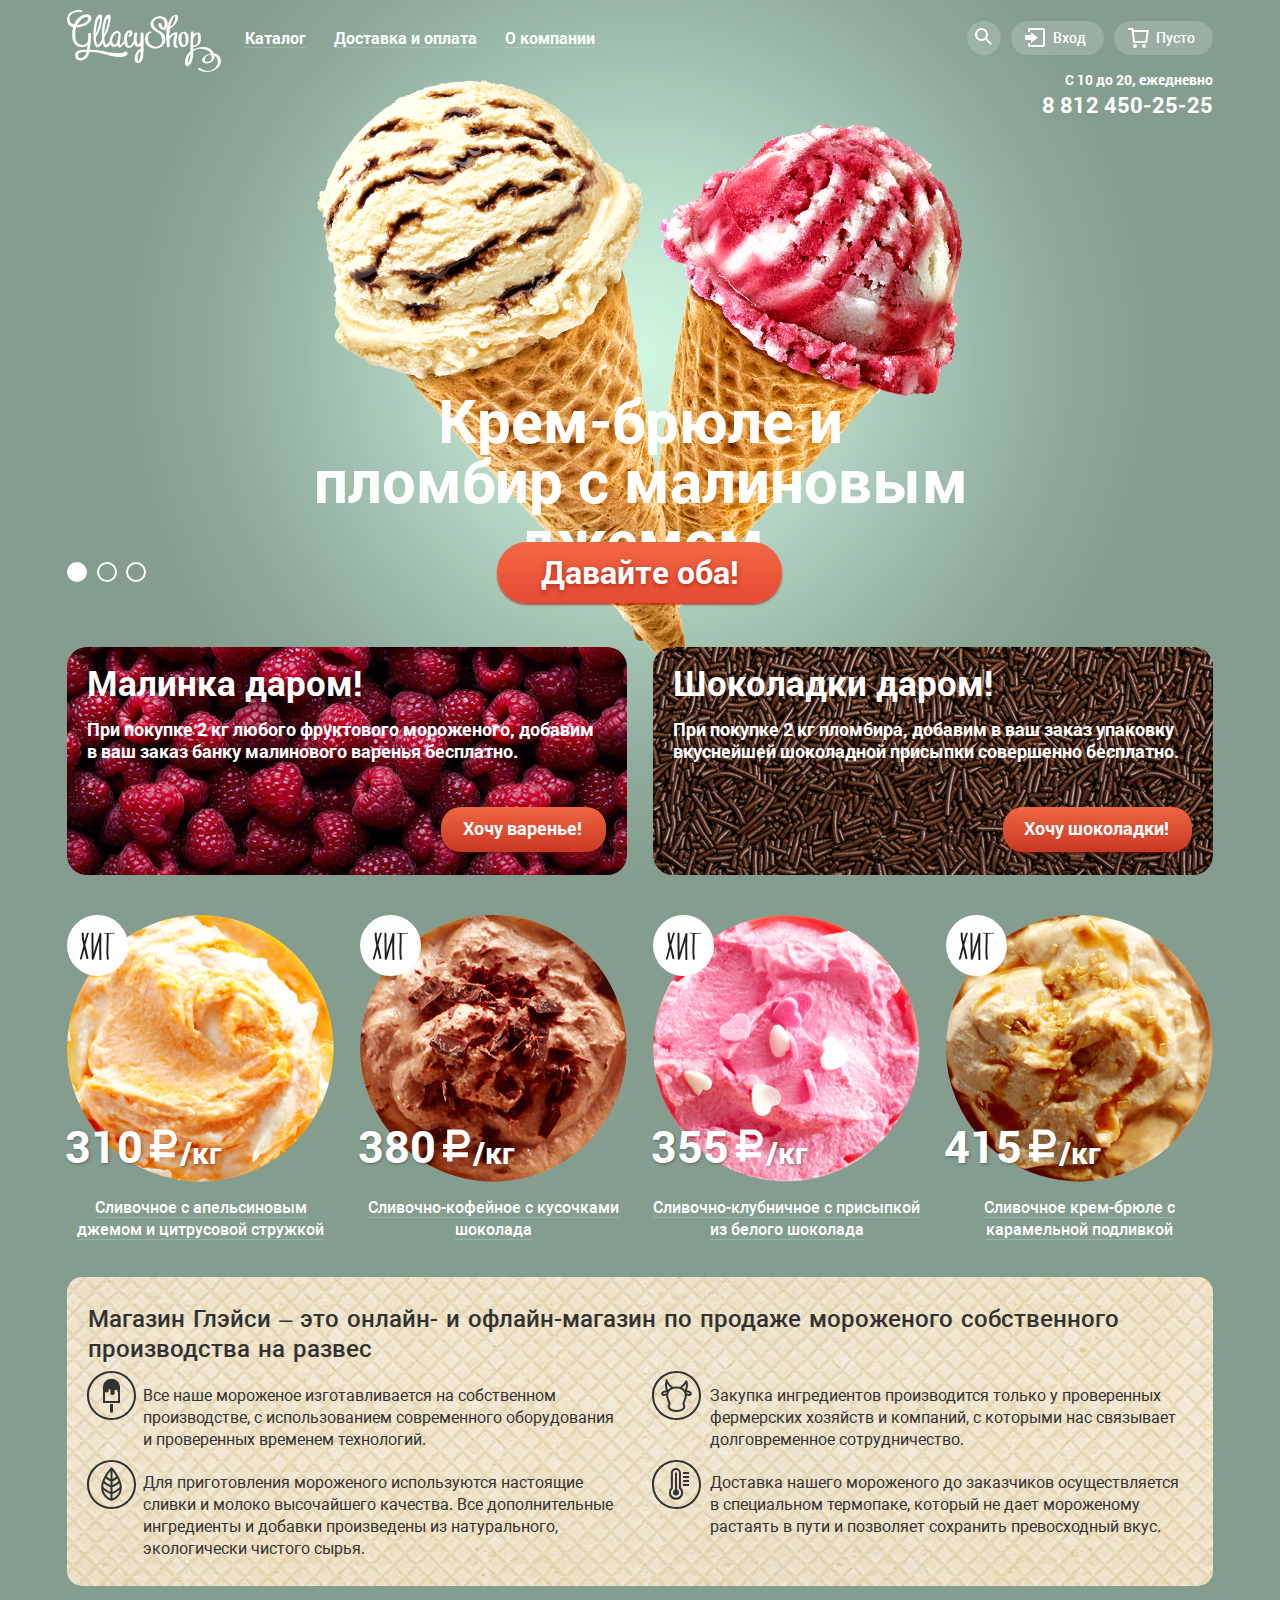
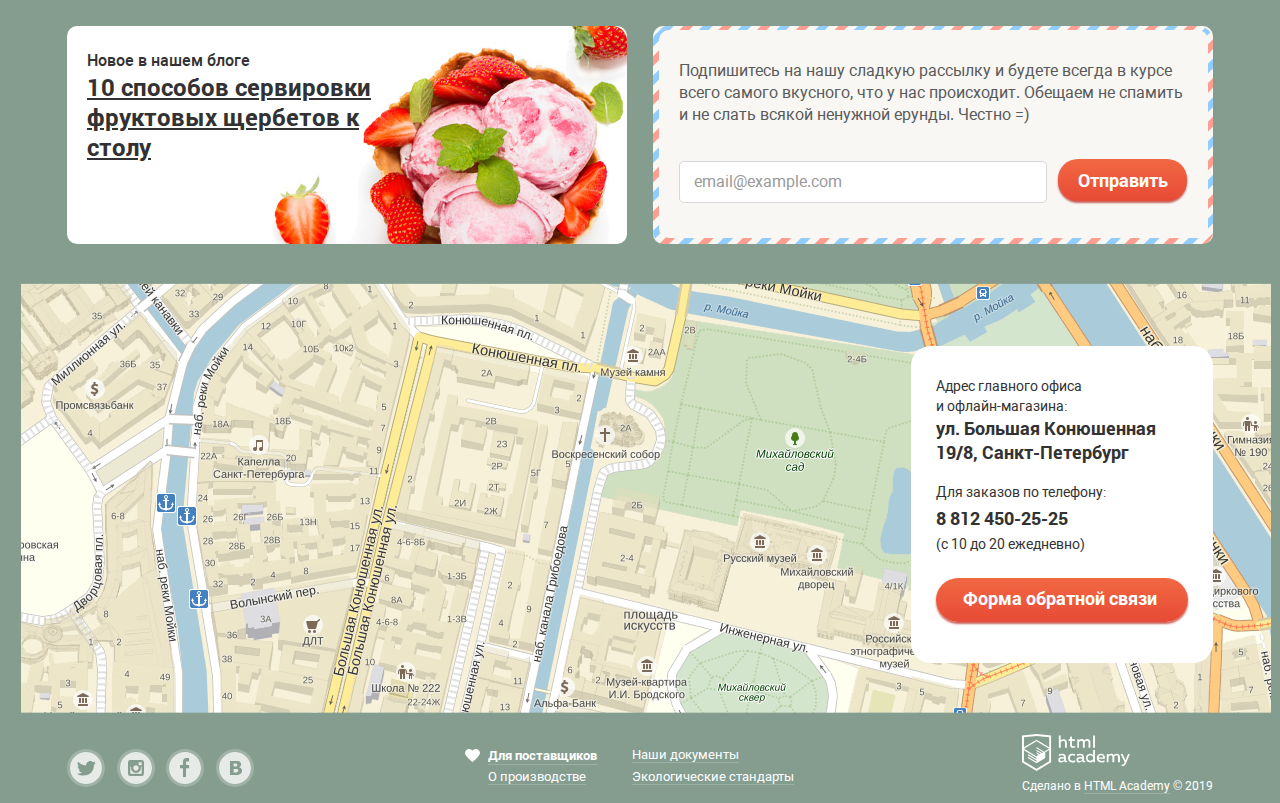
<file: index.html>
<!DOCTYPE html>
<html lang="ru">
  <head>
    <meta charset="utf-8">
    <title>Глейси</title>
    <link href="css/normalize.css" rel="stylesheet">
    <link href="css/style.min.css" rel="stylesheet">
  </head>

  <body>
    <header class="container">
      <div class="container-inner">
        <div class="container-inner-part">
          <a href="" class="logo-glaccy">
            <img src="img/logo.svg" width="154" height="64" alt="Логотип магазина Глейси">
          </a>
          <nav>
            <ul class="nav-list-container">
              <li class="nav-item">
                <a href="catalog.html" class="nav-link catalog">Каталог</a>
                <ul class="submenu">
                  <li>
                    <a href="">Новинки</a>
                  </li>
                  <li>
                    <a href="">Сливочное</a>
                  </li>
                  <li>
                    <a href="">Щербеты</a>
                  </li>
                  <li>
                    <a href="">Фруктовый лед</a>
                  </li>
                  <li>
                    <a href="">Мелорин</a>
                  </li>
                </ul>
              </li>
              <li class="nav-item">
                <a href="" class="nav-link">Доставка и оплата</a>
              </li>
              <li class="nav-item">
                <a href="" class="nav-link">О компании</a>
              </li>
            </ul>
          </nav>
        </div>
        <ul class="container-inner-part main-menu-list">
          <li class="main-menu-item">
            <a href="" aria-label="Поиск" class="main-menu-link search">
              <svg xmlns="http://www.w3.org/2000/svg" xmlns:xlink="http://www.w3.org/1999/xlink" width="17"
               height="17" viewBox="0 0 17 17"><path fill="#fff"
                  d="M16.958 15.527L11.75 10.32A6.455 6.455 0 0 0 13 6.5 6.5 6.5 0 1 0 6.5 13a6.465 6.465 0 0 0 3.839-1.263l5.205 5.204 1.414-1.414zM6.5 11C4.019 11 2 8.981 2 6.5S4.019 2 6.5 2 11 4.019 11 6.5 8.981 11 6.5 11z"/></svg>
            </a>
            <form action="https://echo.htmlacademy.ru" method="get" class="modal-search">
              <input type="search" name="search" id="search" placeholder="Что ищем?" aria-label="Поиск" class="input-search input-hover">
              <label for="search" class="visually-hidden">Поиск</label>
            </form>
          </li>
          <li class="main-menu-item">
            <a href="" class="main-menu-link enter">
              <svg xmlns="http://www.w3.org/2000/svg" xmlns:xlink="http://www.w3.org/1999/xlink" width="21" height="19" viewBox="0 0 21 19"><g fill="#fff"><path d="M6 14.875L12.917 9.5 6 4.125v2.917H-.042v4.917H6z"/><path d="M18 0H5C3.9 0 3 .9 3 2v2h2V2h13v15H5v-2H3v2c0 1.1.9 2 2 2h13c1.1 0 2-.9 2-2V2c0-1.1-.9-2-2-2z"/></g></svg>Вход
            </a>
            <form action="https://echo.htmlacademy.ru" method="post" class="modal-enter">
              <input type="email" name="email" id="email" pattern="[a-z0-9._%+-]+@[a-z0-9.-]+\.[a-z]{2,}$" placeholder="Электронная почта" class="input-login-password input-hover">
              <label for="email" class="visually-hidden">Электронный адрес</label>
              <input type="password" name="password" id="password" placeholder="Пароль" class="input-login-password input-hover">
              <label for="password" class="visually-hidden">Пароль</label>
              <div class="button-registration-container">
                <button type="submit" class="button-enter button-hover">Войти</button>
                <div class="registration-container">
                  <a href="" class="registration-form">Забыли пароль?</a>
                  <a href="" class="registration-form">Новая регистрация</a>
                </div>
              </div>
            </form>
          </li>
          <li class="main-menu-item">
            <a href="" class="main-menu-link">
              <svg xmlns="http://www.w3.org/2000/svg" width="21" height="20" viewBox="0 0 21 20"><g fill="#FFF"><path
                  d="M5.657 2.031L5.422 0H0v2h3.64l1.5 13h13.988l1.699-12.969H5.657zM17.372 13H6.922L5.888 4.031h12.66L17.372 13z"/><circle cx="6.984" cy="18" r="2"/><circle cx="15.984" cy="18" r="2"/></g></svg>
            Пусто
            </a>
          </li>
        </ul>
      </div>
    </header>

    <main>
      <div class="container contact-container">
        <p class="work-time">С 10 до 20, ежедневно</p>
        <a href="tel:+78124502525" class="contact-phone">8 812 450-25-25</a>
      </div>
      <h1 class="visually-hidden">Онлайн-магазин по продаже мороженого Глейсси-шоп</h1>
      <section class="container slider">
        <h2 class="visually-hidden">Хороший выбор</h2>
        <ul class="slide-list">
          <li class="slide-item show">
            <img src="img/fotoice1.png" width="1045" height="881" alt="Изображение: Крем-брюле и пломбир с малиновым джемом">
            <p class="slide-show">Крем-брюле и пломбир с малиновым джемом</p>
            <a href="" class="button-both button-hover">Давайте оба!</a>
          </li>
          <li class="slide-item">
            <img src="img/fotoice2.png" width="1045" height="881" alt="Изображение: Шоколадный пломбир и лимонный сорбет">
            <p class="slide-show">Шоколадный пломбир и лимонный сорбет</p>
            <a href="" class="button-both button-hover">Давайте оба!</a>
          </li>
          <li class="slide-item">
            <img src="img/fotoice3.png" width="1045" height="881" alt="Изображение: Пломбир с помадкой и клубничный щербет">
            <p class="slide-show">Пломбир с помадкой и клубничный щербет</p>
            <a href="" class="button-both button-hover">Давайте оба!</a>
          </li>
        </ul>
        <div class="slider-controls">
          <input type="radio" id="btn-1" name="btn" checked>
          <input type="radio" id="btn-2" name="btn">
          <input type="radio" id="btn-3" name="btn">
          <label for="btn-1"></label>
          <label for="btn-2"></label>
          <label for="btn-3"></label>
        </div>
      </section>

      <div class="container free-inner">
        <section class="free raspberry">
          <h2>Малинка даром!</h2>
          <p>При покупке 2 кг любого фруктового мороженого, добавим в ваш заказ банку малинового варенья бесплатно.</p>
          <a href="" class="button-hover want-jam">Хочу варенье!</a>
        </section>
        <section class="free chocolate">
          <h2>Шоколадки даром!</h2>
          <p>При покупке 2 кг пломбира, добавим в ваш заказ упаковку вкуснейшей шоколадной присыпки совершенно бесплатно.</p>
          <a href="" class="button-hover want-chocolate">Хочу шоколадки!</a>
        </section>
      </div>

      <section class="container">
        <h2 class="visually-hidden">Популярные товары</h2>
        <ul class="item-list-container">
          <li class="item">
            <svg class="hit" xmlns="http://www.w3.org/2000/svg" width="61" height="61" viewBox="0 0 61 61">
              <circle fill="#FFF" cx="30.5" cy="30.5" r="30.5"/>
              <g fill="#231F20">
                <path
                    d="M19.985 18.27c-.915 2.683-1.718 5.384-2.472 8.094-.543-2.863-.921-5.756-.958-8.715-.005-.431-1.939-.11-1.932.518.052 4.243.8 8.354 1.747 12.432-1.196 4.58-2.311 9.18-3.579 13.771-.109.394 1.771.138 1.904-.344.902-3.265 1.726-6.535 2.556-9.8.805 3.204 1.644 6.407 2.273 9.657.098.508 2.041.045 1.932-.518-.864-4.462-2.12-8.836-3.146-13.247 1.068-4.086 2.202-8.157 3.578-12.191.124-.361-1.737-.145-1.903.343zM34.395 18.798c.049-1.047-1.919-.794-1.963.128-.004.08-.004.159-.008.238-.039.065-.084.128-.101.204-1.004 4.463-2.611 8.729-4.056 13.06-.644 1.93-1.139 3.898-1.666 5.856-.139-6.623-.135-13.237-.165-19.871-.005-1.042-1.965-.769-1.961.134.037 8.337.018 16.641.303 24.971a.644.644 0 0 0-.034.301l.064.445c.123.856 1.959.48 1.944-.317.005-.011.016-.018.021-.029 1.636-4.171 2.478-8.591 3.894-12.838.521-1.558 1.048-3.108 1.561-4.662-.071 5.987.058 11.969.211 17.961.026 1.012 1.58.771 1.91.065l.056-.119c.112-.239.088-.423-.015-.558-.211-8.333-.389-16.635.005-24.969zM47.32 17.66c-3.158.38-6.312.227-9.478.048-.491-.028-2.24.851-1.221.908 1.093.062 2.182.109 3.271.145-.093.081-.161.167-.157.265.295 8.408-1.054 17.239.191 25.564.063.424 2.01.005 1.932-.518-1.229-8.229.069-16.951-.185-25.27 1.776.012 3.551-.052 5.33-.266.857-.102 1.669-1.039.317-.876z"/>
              </g>
            </svg>
            <img class="item-image" src="img/product1.png" width="267" height="267"
                alt="Изображение: Сливочное с апельсиновым джемом и цитрусовой стружкой">
            <div class="price">
              <p>310</p>
              <svg class="ruble" xmlns="http://www.w3.org/2000/svg" width="31" height="36" viewBox="0 0 31 36"><path fill="#FFF" d="M11 21h7.451c5.247 0 9.5-4.253 9.5-9.5S23.698 2 18.451 2H6v14H2v5h4v3H2v5h4v4h5v-4h15v-5H11v-3zm0-14h7.451v-.03a4.53 4.53 0 0 1 0 9.06V16H11V7z"/></svg>
              <p>
                <span>/кг</span>
              </p>
            </div>
            <a href="" class="description-ice">Сливочное с апельсиновым джемом и цитрусовой стружкой</a>
            <div class="item-hover">
              <button type="button" class="button-view button-hover">Быстрый просмотр</button>
            </div>
          </li>
          <li class="item">
            <svg class="hit" xmlns="http://www.w3.org/2000/svg" width="61" height="61" viewBox="0 0 61 61">
              <circle fill="#FFF" cx="30.5" cy="30.5" r="30.5"/>
              <g fill="#231F20">
                <path
                    d="M19.985 18.27c-.915 2.683-1.718 5.384-2.472 8.094-.543-2.863-.921-5.756-.958-8.715-.005-.431-1.939-.11-1.932.518.052 4.243.8 8.354 1.747 12.432-1.196 4.58-2.311 9.18-3.579 13.771-.109.394 1.771.138 1.904-.344.902-3.265 1.726-6.535 2.556-9.8.805 3.204 1.644 6.407 2.273 9.657.098.508 2.041.045 1.932-.518-.864-4.462-2.12-8.836-3.146-13.247 1.068-4.086 2.202-8.157 3.578-12.191.124-.361-1.737-.145-1.903.343zM34.395 18.798c.049-1.047-1.919-.794-1.963.128-.004.08-.004.159-.008.238-.039.065-.084.128-.101.204-1.004 4.463-2.611 8.729-4.056 13.06-.644 1.93-1.139 3.898-1.666 5.856-.139-6.623-.135-13.237-.165-19.871-.005-1.042-1.965-.769-1.961.134.037 8.337.018 16.641.303 24.971a.644.644 0 0 0-.034.301l.064.445c.123.856 1.959.48 1.944-.317.005-.011.016-.018.021-.029 1.636-4.171 2.478-8.591 3.894-12.838.521-1.558 1.048-3.108 1.561-4.662-.071 5.987.058 11.969.211 17.961.026 1.012 1.58.771 1.91.065l.056-.119c.112-.239.088-.423-.015-.558-.211-8.333-.389-16.635.005-24.969zM47.32 17.66c-3.158.38-6.312.227-9.478.048-.491-.028-2.24.851-1.221.908 1.093.062 2.182.109 3.271.145-.093.081-.161.167-.157.265.295 8.408-1.054 17.239.191 25.564.063.424 2.01.005 1.932-.518-1.229-8.229.069-16.951-.185-25.27 1.776.012 3.551-.052 5.33-.266.857-.102 1.669-1.039.317-.876z"/>
              </g>
            </svg>
            <img class="item-image" src="img/product2.png" width="267" height="267"
                alt="Изображение: Сливочно-кофейное с кусочками шоколада">
            <div class="price">
              <p>380</p>
              <svg class="ruble" xmlns="http://www.w3.org/2000/svg" width="31" height="36" viewBox="0 0 31 36"><path fill="#FFF" d="M11 21h7.451c5.247 0 9.5-4.253 9.5-9.5S23.698 2 18.451 2H6v14H2v5h4v3H2v5h4v4h5v-4h15v-5H11v-3zm0-14h7.451v-.03a4.53 4.53 0 0 1 0 9.06V16H11V7z"/></svg>
              <p><span>/кг</span></p>
            </div>
            <a href="" class="description-ice">Сливочно-кофейное с кусочками шоколада</a>
            <div class="item-hover">
              <button type="button" class="button-view button-hover">Быстрый просмотр</button>
            </div>
          </li>
          <li class="item">
            <svg class="hit" xmlns="http://www.w3.org/2000/svg" width="61" height="61" viewBox="0 0 61 61">
              <circle fill="#FFF" cx="30.5" cy="30.5" r="30.5"/>
              <g fill="#231F20">
                <path
                    d="M19.985 18.27c-.915 2.683-1.718 5.384-2.472 8.094-.543-2.863-.921-5.756-.958-8.715-.005-.431-1.939-.11-1.932.518.052 4.243.8 8.354 1.747 12.432-1.196 4.58-2.311 9.18-3.579 13.771-.109.394 1.771.138 1.904-.344.902-3.265 1.726-6.535 2.556-9.8.805 3.204 1.644 6.407 2.273 9.657.098.508 2.041.045 1.932-.518-.864-4.462-2.12-8.836-3.146-13.247 1.068-4.086 2.202-8.157 3.578-12.191.124-.361-1.737-.145-1.903.343zM34.395 18.798c.049-1.047-1.919-.794-1.963.128-.004.08-.004.159-.008.238-.039.065-.084.128-.101.204-1.004 4.463-2.611 8.729-4.056 13.06-.644 1.93-1.139 3.898-1.666 5.856-.139-6.623-.135-13.237-.165-19.871-.005-1.042-1.965-.769-1.961.134.037 8.337.018 16.641.303 24.971a.644.644 0 0 0-.034.301l.064.445c.123.856 1.959.48 1.944-.317.005-.011.016-.018.021-.029 1.636-4.171 2.478-8.591 3.894-12.838.521-1.558 1.048-3.108 1.561-4.662-.071 5.987.058 11.969.211 17.961.026 1.012 1.58.771 1.91.065l.056-.119c.112-.239.088-.423-.015-.558-.211-8.333-.389-16.635.005-24.969zM47.32 17.66c-3.158.38-6.312.227-9.478.048-.491-.028-2.24.851-1.221.908 1.093.062 2.182.109 3.271.145-.093.081-.161.167-.157.265.295 8.408-1.054 17.239.191 25.564.063.424 2.01.005 1.932-.518-1.229-8.229.069-16.951-.185-25.27 1.776.012 3.551-.052 5.33-.266.857-.102 1.669-1.039.317-.876z"/>
              </g>
            </svg>
            <img class="item-image" src="img/product3.png" width="267" height="267"
                alt="Изображение: Сливочно-клубничное с присыпкой из белого шоколада">
            <div class="price">
              <p>355</p>
              <svg class="ruble" xmlns="http://www.w3.org/2000/svg" width="31" height="36" viewBox="0 0 31 36"><path fill="#FFF" d="M11 21h7.451c5.247 0 9.5-4.253 9.5-9.5S23.698 2 18.451 2H6v14H2v5h4v3H2v5h4v4h5v-4h15v-5H11v-3zm0-14h7.451v-.03a4.53 4.53 0 0 1 0 9.06V16H11V7z"/></svg>
              <p><span>/кг</span></p>
            </div>
            <a href="" class="description-ice">Сливочно-клубничное с присыпкой из белого шоколада</a>
            <div class="item-hover">
              <button type="button" class="button-view button-hover">Быстрый просмотр</button>
            </div>
          </li>
          <li class="item">
            <svg class="hit" xmlns="http://www.w3.org/2000/svg" width="61" height="61" viewBox="0 0 61 61">
              <circle fill="#FFF" cx="30.5" cy="30.5" r="30.5"/>
              <g fill="#231F20">
                <path
                    d="M19.985 18.27c-.915 2.683-1.718 5.384-2.472 8.094-.543-2.863-.921-5.756-.958-8.715-.005-.431-1.939-.11-1.932.518.052 4.243.8 8.354 1.747 12.432-1.196 4.58-2.311 9.18-3.579 13.771-.109.394 1.771.138 1.904-.344.902-3.265 1.726-6.535 2.556-9.8.805 3.204 1.644 6.407 2.273 9.657.098.508 2.041.045 1.932-.518-.864-4.462-2.12-8.836-3.146-13.247 1.068-4.086 2.202-8.157 3.578-12.191.124-.361-1.737-.145-1.903.343zM34.395 18.798c.049-1.047-1.919-.794-1.963.128-.004.08-.004.159-.008.238-.039.065-.084.128-.101.204-1.004 4.463-2.611 8.729-4.056 13.06-.644 1.93-1.139 3.898-1.666 5.856-.139-6.623-.135-13.237-.165-19.871-.005-1.042-1.965-.769-1.961.134.037 8.337.018 16.641.303 24.971a.644.644 0 0 0-.034.301l.064.445c.123.856 1.959.48 1.944-.317.005-.011.016-.018.021-.029 1.636-4.171 2.478-8.591 3.894-12.838.521-1.558 1.048-3.108 1.561-4.662-.071 5.987.058 11.969.211 17.961.026 1.012 1.58.771 1.91.065l.056-.119c.112-.239.088-.423-.015-.558-.211-8.333-.389-16.635.005-24.969zM47.32 17.66c-3.158.38-6.312.227-9.478.048-.491-.028-2.24.851-1.221.908 1.093.062 2.182.109 3.271.145-.093.081-.161.167-.157.265.295 8.408-1.054 17.239.191 25.564.063.424 2.01.005 1.932-.518-1.229-8.229.069-16.951-.185-25.27 1.776.012 3.551-.052 5.33-.266.857-.102 1.669-1.039.317-.876z"/>
              </g>
            </svg>
            <img class="item-image" src="img/product4.png" width="267" height="267"
                alt="Изображение: Сливочное крем-брюле с карамельной подливкой">
            <div class="price">
              <p>415</p>
              <svg class="ruble" xmlns="http://www.w3.org/2000/svg" width="31" height="36" viewBox="0 0 31 36"><path fill="#FFF" d="M11 21h7.451c5.247 0 9.5-4.253 9.5-9.5S23.698 2 18.451 2H6v14H2v5h4v3H2v5h4v4h5v-4h15v-5H11v-3zm0-14h7.451v-.03a4.53 4.53 0 0 1 0 9.06V16H11V7z"/></svg>
              <p><span>/кг</span></p>
            </div>
            <a href="" class="description-ice">Сливочное крем-брюле с карамельной подливкой</a>
            <div class="item-hover">
              <button type="button" class="button-view button-hover">Быстрый просмотр</button>
            </div>
          </li>
        </ul>
      </section>

      <section class="container">
        <div class="advantages-inner">
          <h2 class="market-glaccy">Магазин Глэйси – это онлайн- и офлайн-магазин по продаже мороженого
            собственного производства на развес</h2>
          <ul class="advantages-container">
            <li>
              <p class="icon-ice">
                Все наше мороженое изготавливается на собственном производстве, с
                использованием современного оборудования и проверенных временем технологий.
              </p>
            </li>
            <li>
              <p class="icon-cow">
                Закупка ингредиентов производится только у проверенных фермерских хозяйств
                и компаний, с которыми нас связывает долговременное сотрудничество.
              </p>
            </li>
            <li>
              <p class="icon-eco">
                Для приготовления мороженого используются настоящие сливки и молоко
                высочайшего качества. Все дополнительные ингредиенты и добавки произведены
                из натурального, экологически чистого сырья.
              </p>
            </li>
            <li>
              <p class="icon-thermometer">
                Доставка нашего мороженого до заказчиков осуществляется в специальном
                термопаке, который не дает мороженому растаять в пути и позволяет сохранить
                превосходный вкус.
              </p>
            </li>
          </ul>
        </div>
      </section>

      <div class="container blog-subscribe-inner">
        <section class="new-blog">
          <h2>Новое в нашем блоге</h2>
          <a href="">
            <p>10 способов сервировки фруктовых щербетов к столу</p>
          </a>
        </section>
        <section class="subscribe">
          <h2 class="visually-hidden">Подписка на новости</h2>
          <form action="https://echo.htmlacademy.ru" method="post" class="substrate">
            <p class="subscription-text">
              Подпишитесь на нашу сладкую рассылку и будете всегда в курсе всего самого
              вкусного, что у нас происходит. Обещаем не спамить и не слать всякой ненужной
              ерунды. Честно =)
            </p>
            <label for="email-for-news" class="visually-hidden">Электронный адрес для подписки</label>
            <input type="email" name="email-for-news" id="email-for-news"
                  pattern="[a-z0-9._%+-]+@[a-z0-9.-]+\.[a-z]{2,}$" placeholder="email@example.com"
                  class="input-email input-hover">
            <button type="submit" class="send button-hover">Отправить</button>
          </form>
        </section>
      </div>

      <section class="map">
        <h2 class="visually-hidden">Яндекс-карта</h2>
        <iframe
            src="https://www.google.com/maps/embed?pb=!1m18!1m12!1m3!1d1998.606054595127!2d30.324066638000453!3d59.938678861383345!2m3!1f0!2f0!3f0!3m2!1i1024!2i768!4f13.1!3m3!1m2!1s0x4696310fca145cc1%3A0x42b32648d8238007!2z0JHQvtC70YzRiNCw0Y8g0JrQvtC90Y7RiNC10L3QvdCw0Y8g0YPQuy4sIDE5LzgsINCh0LDQvdC60YIt0J_QtdGC0LXRgNCx0YPRgNCzLCDQoNC-0YHRgdC40Y8sIDE5MTE4Ng!5e0!3m2!1sru!2sfi!4v1572782020883!5m2!1sru!2sfi"
            style="border:0;" allowfullscreen=""></iframe>
        <div class="contact-inner">
          <div class="form-contact">
            <p class="address-name">Адрес главного офиса и офлайн-магазина:</p>
            <p class="address-market">
              ул. Большая Конюшенная 19/8, Санкт-Петербург
            </p>
            <p class="form-contact-orders-phrase">Для заказов по телефону:</p>
            <p class="contact-phone-form">
              <a href="tel:+78124502525">
                8 812 450-25-25
              </a>
            </p>
            <p class="form-contact-timetable-phrase">(с 10 до 20 ежедневно)</p>
            <a href="" class="button-feedback button-hover">Форма обратной связи</a>
          </div>
        </div>
      </section>

    </main>

    <footer class="container">
      <div class="footer-contain">
        <ul class="social">
          <li>
            <a href="https://twitter.com/" aria-label="Глейси в Твиттере" class="twitter"></a>
          </li>
          <li>
            <a href="https://www.instagram.com/" aria-label="Глейси в Инстаграм" class="instagram"></a>
          </li>
          <li>
            <a href="https://www.facebook.com/" aria-label="Глейси в Фейсбук" class="fb"></a>
          </li>
          <li>
            <a href="https://vk.com/" aria-label="Глейси во Вконтакте" class="vk"></a>
          </li>
        </ul>

        <ul class="common-container">
          <li class="for-providers">
            <svg xmlns="http://www.w3.org/2000/svg" width="15" height="13" viewBox="0 0 15 13">
              <path fill="#FFF"
                    d="M10.799 0c-1.35 0-2.551.65-3.3 1.661A4.097 4.097 0 0 0 4.199 0C1.875 0 0 1.806 0 4.044 0 7.223 7.499 13 7.499 13s7.499-5.777 7.499-8.956C14.998 1.806 13.123 0 10.799 0z"/>
            </svg>
            <a href="">Для поставщиков</a>
          </li>
          <li>
            <a href="">Наши документы</a>
          </li>
          <li>
            <a href="">О производстве</a>
          </li>
          <li>
            <a href="">Экологические стандарты</a>
          </li>
        </ul>
        <div class="copyright-container">
          <img src="img/logo-htmlacademy.svg" width="108" height="39" alt="Логотип студии разработки сайта">
          <p class="copyright">Сделано в
            <a href="https://htmlacademy.ru/intensive/htmlcss">HTML Academy</a> © 2019
          </p>
        </div>
      </div>
    </footer>

    <form action="https://echo.htmlacademy.ru" method="post" class="modal-feedback">
      <p class="modal-title">Мы обязательно вам ответим!</p>
      <button type="button" class="modal-close">
        <svg xmlns="http://www.w3.org/2000/svg" width="18" height="17" viewBox="0 0 18 17">
          <path fill="#231F20"
                d="M17.454 1.46L16.04.046 9 7.086 1.96.046.546 1.46l7.04 7.04-7.04 7.04 1.414 1.414L9 9.914l7.04 7.04 1.414-1.414-7.04-7.04z"/>
        </svg>
      </button>
      <input type="text" name="name" id="name" placeholder="Как вас зовут?"
             class="feedback-input input-hover">
      <input type="email" name="email-for-answer" id="email-for-answer"
             pattern="[a-z0-9._%+-]+@[a-z0-9.-]+\.[a-z]{2,}$" placeholder="Ваша почта для ответа?"
             class="feedback-input input-hover">
      <textarea name="textarea" id="textarea-field" cols="20" rows="10"
                placeholder="Напишите что-нибудь..." class="feedback-text input-hover"></textarea>
      <button type="submit" class="feedback-submit button-hover">Отправить</button>
    </form>

    <script src="js/main.min.js"></script>
  </body>
</html>
</file>
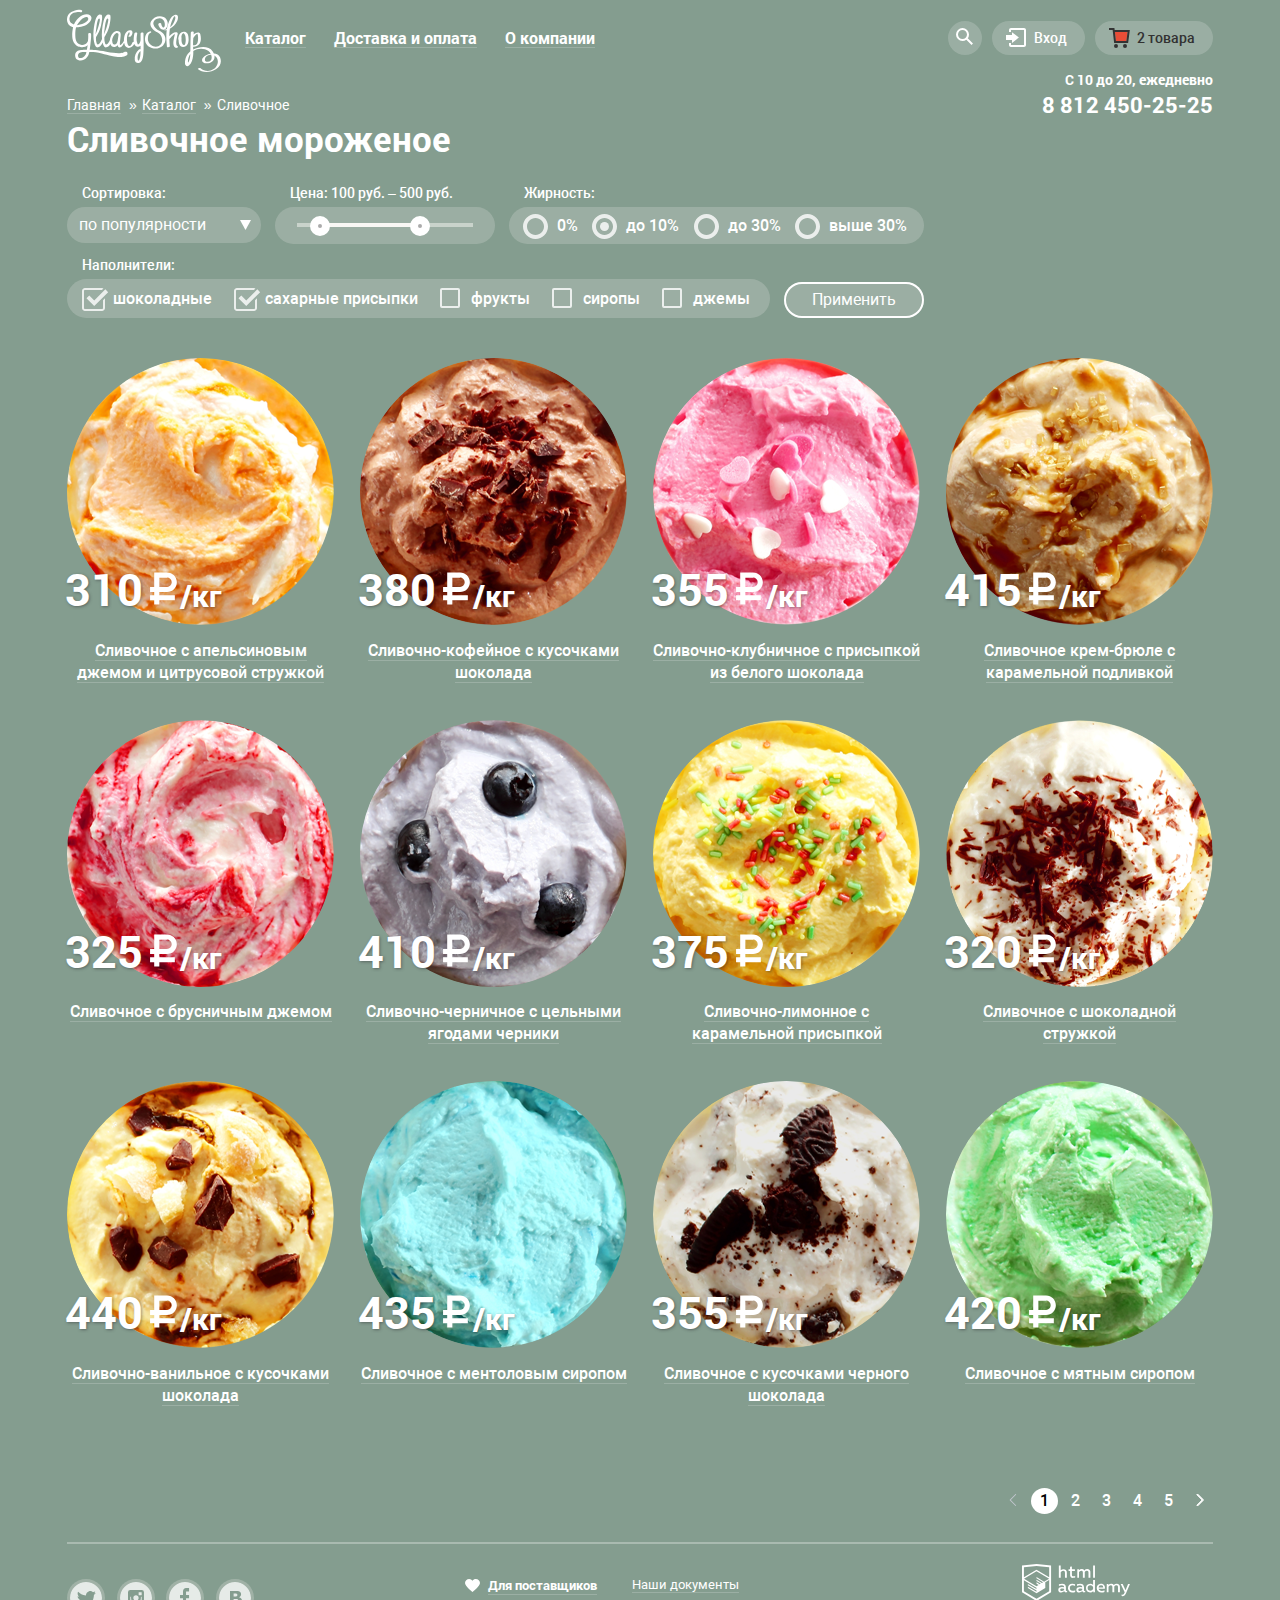
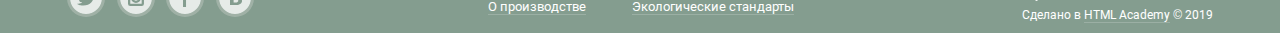
<file: catalog.html>
<!DOCTYPE html>
<html lang="ru">
  <head>
    <meta charset="utf-8">
    <title>Глейси</title>
    <link href="css/normalize.css" rel="stylesheet">
    <link href="css/style.min.css" rel="stylesheet">
  </head>
  <body>
    <header class="container">
      <div class="container-inner">
        <div class="container-inner-part">
          <a href="index.html" class="logo-glaccy">
            <img src="img/logo.svg" width="154" height="64" alt="Логотип магазина Глейси">
          </a>
          <nav>
            <ul class="nav-list-container">
              <li class="nav-item">
                <a href="catalog.html" class="nav-link catalog-current">Каталог</a>
                <ul class="submenu">
                  <li>
                    <a href="">Новинки</a>
                  </li>
                  <li class="current">
                    <a href="">Сливочное</a>
                  </li>
                  <li>
                    <a href="">Щербеты</a>
                  </li>
                  <li>
                    <a href="">Фруктовый лед</a>
                  </li>
                  <li>
                    <a href="">Мелорин</a>
                  </li>
                </ul>
              </li>
              <li class="nav-item">
                <a href="" class="nav-link">Доставка и оплата</a>
              </li>
              <li class="nav-item">
                <a href="" class="nav-link">О компании</a>
              </li>
            </ul>
          </nav>
        </div>
        <ul class="container-inner-part main-menu-list">
          <li class="main-menu-item">
            <a href="" aria-label="Поиск" class="main-menu-link search">
              <svg xmlns="http://www.w3.org/2000/svg" xmlns:xlink="http://www.w3.org/1999/xlink" width="17"
                  height="17" viewBox="0 0 17 17">
                <path fill="#fff"
                      d="M16.958 15.527L11.75 10.32A6.455 6.455 0 0 0 13 6.5 6.5 6.5 0 1 0 6.5 13a6.465 6.465 0 0 0 3.839-1.263l5.205 5.204 1.414-1.414zM6.5 11C4.019 11 2 8.981 2 6.5S4.019 2 6.5 2 11 4.019 11 6.5 8.981 11 6.5 11z"/>
              </svg>
            </a>
            <form action="https://echo.htmlacademy.ru" method="get" class="modal-search">
              <input type="search" name="search" id="search" placeholder="Что ищем?" aria-label="Поиск"
                    class="input-search input-hover">
              <label for="search" class="visually-hidden">Поиск</label>
            </form>
          </li>
          <li class="main-menu-item">
            <a href="" class="main-menu-link enter">
              <svg xmlns="http://www.w3.org/2000/svg" xmlns:xlink="http://www.w3.org/1999/xlink" width="21"
                  height="19" viewBox="0 0 21 19">
                <g fill="#fff">
                  <path d="M6 14.875L12.917 9.5 6 4.125v2.917H-.042v4.917H6z"/>
                  <path d="M18 0H5C3.9 0 3 .9 3 2v2h2V2h13v15H5v-2H3v2c0 1.1.9 2 2 2h13c1.1 0 2-.9 2-2V2c0-1.1-.9-2-2-2z"/>
                </g>
              </svg>
              Вход
            </a>
            <form action="https://echo.htmlacademy.ru" method="post" class="modal-enter">
              <input type="email" name="email" id="email" pattern="[a-z0-9._%+-]+@[a-z0-9.-]+\.[a-z]{2,}$"
                    placeholder="Электронная почта" class="input-login-password input-hover">
              <label for="email" class="visually-hidden">Электронный адрес</label>
              <input type="password" name="password" id="password" placeholder="Пароль"
                    class="input-login-password input-hover">
              <label for="password" class="visually-hidden">Пароль</label>
              <div class="button-registration-container">
                <button type="submit" class="button-enter button-hover">Войти</button>
                <div class="registration-container">
                  <a href="" class="registration-form">Забыли пароль?</a>
                  <a href="" class="registration-form">Новая регистрация</a>
                </div>
              </div>
            </form>
          </li>
          <li class="main-menu-item">
            <a href="" class="main-menu-link basket-full">
              <svg xmlns="http://www.w3.org/2000/svg" width="21" height="20" viewBox="0 0 21 20">
                <path fill="#E84D37" d="M5.888 4.031L6.922 13h10.45l1.176-8.969z"/>
                <circle fill="#343434" cx="6.984" cy="18" r="2"/>
                <circle fill="#343434" cx="15.984" cy="18" r="2"/>
                <path fill="#343434"
                      d="M5.657 2.031L5.422 0H0v2h3.64l1.5 13h13.988l1.699-12.969H5.657zM17.372 13H6.922L5.888 4.031h12.66L17.372 13z"/>
              </svg>
              2 товара
            </a>
            <form action="https://echo.htmlacademy.ru" method="get" class="modal-basket modal-basket-hover">
              <div class="basket-items-container">
                <div class="basket-items">
                  <button type="button" aria-label="Удалить товар" class="button-delete">
                    <svg xmlns="http://www.w3.org/2000/svg" width="11" height="11" viewBox="0 0 11 11">
                      <path fill="#231F20"
                            d="M10.979.728l-.708-.707L5.5 4.792.729.021.021.728 4.793 5.5.021 10.271l.707.708L5.5 6.207l4.771 4.772.708-.708L6.207 5.5z"/>
                    </svg>
                  </button>
                  <img src="img/product1.png" width="33" height="33"
                      alt="Иконка пломбира с апельсиновым джемом" class="basket-item-image">
                  <a href="" class="basket-item-name">Пломбир с апельсиновым джемом</a>
                  <p class="basket-item-count">1,5 кг х <span>200 руб.</span></p>
                  <p class="basket-item-sum">300 руб.</p>
                </div>
                <div class="basket-items">
                  <button type="button" aria-label="Удалить товар" class="button-delete">
                    <svg xmlns="http://www.w3.org/2000/svg" width="11" height="11" viewBox="0 0 11 11">
                      <path fill="#231F20"
                            d="M10.979.728l-.708-.707L5.5 4.792.729.021.021.728 4.793 5.5.021 10.271l.707.708L5.5 6.207l4.771 4.772.708-.708L6.207 5.5z"/>
                    </svg>
                  </button>
                  <img src="img/product3.png" width="33" height="33"
                      alt="Иконка клубничного пломбира с присыпкой" class="basket-item-image">
                  <a href="" class="basket-item-name">Клубничный пломбир с присыпкой из белого шоколада</a>
                  <p class="basket-item-count">1,5 кг х <span>300 руб.</span></p>
                  <p class="basket-item-sum">450 руб.</p>
                </div>
                <div class="separator"></div>
                <p class="sum">Итого: 750 руб.</p>
                <button type="submit" class="button-basket button-hover">Оформить заказ</button>
              </div>
            </form>
          </li>
        </ul>
      </div>
    </header>

    <main>
      <div class="container contact-container">
        <p class="work-time">С 10 до 20, ежедневно</p>
        <a href="tel:+78124502525" class="contact-phone">8 812 450-25-25</a>
      </div>
      <ul class="breadcrumbs container">
        <li>
          <a href="index.html">Главная</a>
        </li>
        <li>
          <a href="catalog.html">Каталог</a>
        </li>
        <li>
          <a href="">Сливочное</a>
        </li>
      </ul>

      <section class="container filter">
        <h1 class="page-title">Сливочное мороженое</h1>
        <form action="https://echo.htmlacademy.ru" method="get" class="filter-inner">
          <fieldset>
            <legend>Сортировка:</legend>
            <div class="sort-container">
              <svg xmlns="http://www.w3.org/2000/svg" width="11" height="10" viewBox="0 0 11 10">
                <path fill="#231F20" d="M5.5 10L0 0h11"/>
              </svg>
              <select name="sort" id="sort" class="sort">
                <option>по популярности</option>
                <option>сначала недорогие</option>
                <option>сначала дорогие</option>
                <option>по жирности</option>
              </select>
            </div>
          </fieldset>
          <fieldset>
            <legend>Цена: 100 руб. – 500 руб.</legend>
            <div class="background-options range-controls">
              <div class="scale">
                <div class="bar" style="margin-left: 10%; width: 55%"></div>
              </div>
              <div class="toggle toggle-min"></div>
              <div class="toggle toggle-max"></div>
            </div>
          </fieldset>
          <fieldset>
            <legend>Жирность:</legend>
            <div class="background-options fat-content">
              <input type="radio" name="radio" id="fat-free" value="0%">
              <label for="fat-free">0%</label>
              <input type="radio" name="radio" id="less10" value="до 10%" checked>
              <label for="less10">до 10%</label>
              <input type="radio" name="radio" id="less30" value="до 30%">
              <label for="less30">до 30%</label>
              <input type="radio" name="radio" id="more30" value="выше 30%">
              <label for="more30">выше 30%</label>
            </div>
          </fieldset>
          <fieldset>
            <legend>Наполнители:</legend>
            <div class="background-options extenders">
              <input type="checkbox" name="chocolate" id="chocolate" value="chocolate" checked>
              <label for="chocolate">шоколадные</label>
              <input type="checkbox" name="sugar" id="sugar" value="sugar" checked>
              <label for="sugar">сахарные присыпки</label>
              <input type="checkbox" name="fruits" id="fruits" value="fruits">
              <label for="fruits">фрукты</label>
              <input type="checkbox" name="syrups" id="syrups" value="syrups">
              <label for="syrups">сиропы</label>
              <input type="checkbox" name="jam" id="jam" value="jam">
              <label for="jam">джемы</label>
            </div>
          </fieldset>
          <button type="submit" class="background-options apply">Применить</button>
        </form>
      </section>

      <section class="container">
        <h2 class="visually-hidden">Сливочное мороженое в ассортименте</h2>
        <ul class="item-list-container">
          <li class="item">
            <img class="item-image" src="img/product1.png" width="267" height="267"
                alt="Изображение: Сливочное с апельсиновым джемом и цитрусовой стружкой">
            <div class="price">
              <p>310</p>
              <svg class="ruble" xmlns="http://www.w3.org/2000/svg" width="31" height="36" viewBox="0 0 31 36"><path fill="#FFF" d="M11 21h7.451c5.247 0 9.5-4.253 9.5-9.5S23.698 2 18.451 2H6v14H2v5h4v3H2v5h4v4h5v-4h15v-5H11v-3zm0-14h7.451v-.03a4.53 4.53 0 0 1 0 9.06V16H11V7z"/></svg>
              <p>
                <span>/кг</span>
              </p>
            </div>
            <a href="" class="description-ice">Сливочное с апельсиновым джемом и цитрусовой стружкой</a>
            <div class="item-hover">
              <button type="button" class="button-view button-hover">Быстрый просмотр</button>
            </div>
          </li>
          <li class="item">
            <img class="item-image" src="img/product2.png" width="267" height="267"
                alt="Изображение: Сливочно-кофейное с кусочками шоколада">
            <div class="price">
              <p>380</p>
              <svg class="ruble" xmlns="http://www.w3.org/2000/svg" width="31" height="36" viewBox="0 0 31 36"><path fill="#FFF" d="M11 21h7.451c5.247 0 9.5-4.253 9.5-9.5S23.698 2 18.451 2H6v14H2v5h4v3H2v5h4v4h5v-4h15v-5H11v-3zm0-14h7.451v-.03a4.53 4.53 0 0 1 0 9.06V16H11V7z"/></svg>
              <p>
                <span>/кг</span>
              </p>
            </div>
            <a href="" class="description-ice">Сливочно-кофейное с кусочками шоколада</a>
            <div class="item-hover">
              <button type="button" class="button-view button-hover">Быстрый просмотр</button>
            </div>
          </li>
          <li class="item">
            <img class="item-image" src="img/product3.png" width="267" height="267"
                alt="Изображение: Сливочно-клубничное с присыпкой из белого шоколада">
            <div class="price">
              <p>355</p>
              <svg class="ruble" xmlns="http://www.w3.org/2000/svg" width="31" height="36" viewBox="0 0 31 36"><path fill="#FFF" d="M11 21h7.451c5.247 0 9.5-4.253 9.5-9.5S23.698 2 18.451 2H6v14H2v5h4v3H2v5h4v4h5v-4h15v-5H11v-3zm0-14h7.451v-.03a4.53 4.53 0 0 1 0 9.06V16H11V7z"/></svg>
              <p>
                <span>/кг</span>
              </p>
            </div>
            <a href="" class="description-ice">Сливочно-клубничное с присыпкой из белого шоколада</a>
            <div class="item-hover">
              <button type="button" class="button-view button-hover">Быстрый просмотр</button>
            </div>
          </li>
          <li class="item">
            <img class="item-image" src="img/product4.png" width="267" height="267"
                alt="Изображение: Сливочное крем-брюле с карамельной подливкой">
            <div class="price">
              <p>415</p>
              <svg class="ruble" xmlns="http://www.w3.org/2000/svg" width="31" height="36" viewBox="0 0 31 36"><path fill="#FFF" d="M11 21h7.451c5.247 0 9.5-4.253 9.5-9.5S23.698 2 18.451 2H6v14H2v5h4v3H2v5h4v4h5v-4h15v-5H11v-3zm0-14h7.451v-.03a4.53 4.53 0 0 1 0 9.06V16H11V7z"/></svg>
              <p>
                <span>/кг</span>
              </p>
            </div>
            <a href="" class="description-ice">Сливочное крем-брюле с карамельной подливкой</a>
            <div class="item-hover">
              <button type="button" class="button-view button-hover">Быстрый просмотр</button>
            </div>
          </li>
          <li class="item">
            <img class="item-image" src="img/product5.png" width="267" height="267"
                alt="Изображение: Сливочное с апельсиновым джемом и цитрусовой стружкой">
            <div class="price">
              <p>325</p>
              <svg class="ruble" xmlns="http://www.w3.org/2000/svg" width="31" height="36" viewBox="0 0 31 36"><path fill="#FFF" d="M11 21h7.451c5.247 0 9.5-4.253 9.5-9.5S23.698 2 18.451 2H6v14H2v5h4v3H2v5h4v4h5v-4h15v-5H11v-3zm0-14h7.451v-.03a4.53 4.53 0 0 1 0 9.06V16H11V7z"/></svg>
              <p>
                <span>/кг</span>
              </p>
            </div>
            <a href="" class="description-ice">Сливочное с брусничным джемом</a>
            <div class="item-hover">
              <button type="button" class="button-view button-hover">Быстрый просмотр</button>
            </div>
          </li>
          <li class="item">
            <img class="item-image" src="img/product6.png" width="267" height="267"
                alt="Изображение: Сливочно-кофейное с кусочками шоколада">
            <div class="price">
              <p>410</p>
              <svg class="ruble" xmlns="http://www.w3.org/2000/svg" width="31" height="36" viewBox="0 0 31 36"><path fill="#FFF" d="M11 21h7.451c5.247 0 9.5-4.253 9.5-9.5S23.698 2 18.451 2H6v14H2v5h4v3H2v5h4v4h5v-4h15v-5H11v-3zm0-14h7.451v-.03a4.53 4.53 0 0 1 0 9.06V16H11V7z"/></svg>
              <p>
                <span>/кг</span>
              </p>
            </div>
            <a href="" class="description-ice">Сливочно-черничное с цельными ягодами черники</a>
            <div class="item-hover">
              <button type="button" class="button-view button-hover">Быстрый просмотр</button>
            </div>
          </li>
          <li class="item">
            <img class="item-image" src="img/product7.png" width="267" height="267"
                alt="Изображение: Сливочно-клубничное с присыпкой из белого шоколада">
            <div class="price">
              <p>375</p>
              <svg class="ruble" xmlns="http://www.w3.org/2000/svg" width="31" height="36" viewBox="0 0 31 36"><path fill="#FFF" d="M11 21h7.451c5.247 0 9.5-4.253 9.5-9.5S23.698 2 18.451 2H6v14H2v5h4v3H2v5h4v4h5v-4h15v-5H11v-3zm0-14h7.451v-.03a4.53 4.53 0 0 1 0 9.06V16H11V7z"/></svg>
              <p>
                <span>/кг</span>
              </p>
            </div>
            <a href="" class="description-ice">Сливочно-лимонное с карамельной присыпкой</a>
            <div class="item-hover">
              <button type="button" class="button-view button-hover">Быстрый просмотр</button>
            </div>
          </li>
          <li class="item">
            <img class="item-image" src="img/product8.png" width="267" height="267"
                alt="Изображение: Сливочное крем-брюле с карамельной подливкой">
            <div class="price">
              <p>320</p>
              <svg class="ruble" xmlns="http://www.w3.org/2000/svg" width="31" height="36" viewBox="0 0 31 36"><path fill="#FFF" d="M11 21h7.451c5.247 0 9.5-4.253 9.5-9.5S23.698 2 18.451 2H6v14H2v5h4v3H2v5h4v4h5v-4h15v-5H11v-3zm0-14h7.451v-.03a4.53 4.53 0 0 1 0 9.06V16H11V7z"/></svg>
              <p>
                <span>/кг</span>
              </p>
            </div>
            <a href="" class="description-ice">Сливочное с шоколадной стружкой</a>
            <div class="item-hover">
              <button type="button" class="button-view button-hover">Быстрый просмотр</button>
            </div>
          </li>
          <li class="item">
            <img class="item-image" src="img/product9.png" width="267" height="267"
                alt="Изображение: Сливочное с апельсиновым джемом и цитрусовой стружкой">
            <div class="price">
              <p>440</p>
              <svg class="ruble" xmlns="http://www.w3.org/2000/svg" width="31" height="36" viewBox="0 0 31 36"><path fill="#FFF" d="M11 21h7.451c5.247 0 9.5-4.253 9.5-9.5S23.698 2 18.451 2H6v14H2v5h4v3H2v5h4v4h5v-4h15v-5H11v-3zm0-14h7.451v-.03a4.53 4.53 0 0 1 0 9.06V16H11V7z"/></svg>
              <p>
                <span>/кг</span>
              </p>
            </div>
            <a href="" class="description-ice">Сливочно-ванильное с кусочками шоколада</a>
            <div class="item-hover">
              <button type="button" class="button-view button-hover">Быстрый просмотр</button>
            </div>
          </li>
          <li class="item">
            <img class="item-image" src="img/product10.png" width="267" height="267"
                alt="Изображение: Сливочно-кофейное с кусочками шоколада">
            <div class="price">
              <p>435</p>
              <svg class="ruble" xmlns="http://www.w3.org/2000/svg" width="31" height="36" viewBox="0 0 31 36"><path fill="#FFF" d="M11 21h7.451c5.247 0 9.5-4.253 9.5-9.5S23.698 2 18.451 2H6v14H2v5h4v3H2v5h4v4h5v-4h15v-5H11v-3zm0-14h7.451v-.03a4.53 4.53 0 0 1 0 9.06V16H11V7z"/></svg>
              <p>
                <span>/кг</span>
              </p>
            </div>
            <a href="" class="description-ice">Сливочноe с ментоловым сиропом</a>
            <div class="item-hover">
              <button type="button" class="button-view button-hover">Быстрый просмотр</button>
            </div>
          </li>
          <li class="item">
            <img class="item-image" src="img/product11.png" width="267" height="267"
                alt="Изображение: Сливочно-клубничное с присыпкой из белого шоколада">
            <div class="price">
              <p>355</p>
              <svg class="ruble" xmlns="http://www.w3.org/2000/svg" width="31" height="36" viewBox="0 0 31 36"><path fill="#FFF" d="M11 21h7.451c5.247 0 9.5-4.253 9.5-9.5S23.698 2 18.451 2H6v14H2v5h4v3H2v5h4v4h5v-4h15v-5H11v-3zm0-14h7.451v-.03a4.53 4.53 0 0 1 0 9.06V16H11V7z"/></svg>
              <p>
                <span>/кг</span>
              </p>
            </div>
            <a href="" class="description-ice">Сливочное с кусочками черного шоколада</a>
            <div class="item-hover">
              <button type="button" class="button-view button-hover">Быстрый просмотр</button>
            </div>
          </li>
          <li class="item">
            <img class="item-image" src="img/product12.png" width="267" height="267"
                alt="Изображение: Сливочное крем-брюле с карамельной подливкой">
            <div class="price">
              <p>420</p>
              <svg class="ruble" xmlns="http://www.w3.org/2000/svg" width="31" height="36" viewBox="0 0 31 36"><path fill="#FFF" d="M11 21h7.451c5.247 0 9.5-4.253 9.5-9.5S23.698 2 18.451 2H6v14H2v5h4v3H2v5h4v4h5v-4h15v-5H11v-3zm0-14h7.451v-.03a4.53 4.53 0 0 1 0 9.06V16H11V7z"/></svg>
              <p>
                <span>/кг</span>
              </p>
            </div>
            <a href="" class="description-ice">Сливочное с мятным сиропом</a>
            <div class="item-hover">
              <button type="button" class="button-view button-hover">Быстрый просмотр</button>
            </div>
          </li>
        </ul>
        <ul class="item-pages">
          <li>
            <a href="">
              <svg xmlns="http://www.w3.org/2000/svg" width="8" height="12" viewBox="0 0 8 12">
                <path fill="#C1C6CE"
                      d="M7.237 5.642L1.73.132c-.2-.197-.52-.197-.717 0s-.198.52 0 .717L6.163 6l-5.15 5.15c-.2.198-.2.52 0 .717.098.1.228.148.357.148.13 0 .26-.05.358-.148l5.51-5.51c.198-.197.198-.517 0-.715z"/>
              </svg>
            </a>
          </li>
          <li class="page-active">
            <a href="">1</a>
          </li>
          <li>
            <a href="">2</a>
          </li>
          <li>
            <a href="">3</a>
          </li>
          <li>
            <a href="">4</a>
          </li>
          <li>
            <a href="">5</a>
          </li>
          <li>
            <a href="">
              <svg xmlns="http://www.w3.org/2000/svg" width="8" height="12" viewBox="0 0 8 12">
                <path fill="#C1C6CE"
                      d="M7.237 5.642L1.73.132c-.2-.197-.52-.197-.717 0s-.198.52 0 .717L6.163 6l-5.15 5.15c-.2.198-.2.52 0 .717.098.1.228.148.357.148.13 0 .26-.05.358-.148l5.51-5.51c.198-.197.198-.517 0-.715z"/>
              </svg>
            </a>
          </li>
        </ul>
      </section>
    </main>

    <footer class="container">
      <div class="separator-footer"></div>
      <div class="footer-contain">
        <ul class="social">
          <li>
            <a href="https://twitter.com/" aria-label="Глейси в Твиттере" class="twitter"></a>
          </li>
          <li>
            <a href="https://www.instagram.com/" aria-label="Глейси в Инстаграм" class="instagram"></a>
          </li>
          <li>
            <a href="https://www.facebook.com/" aria-label="Глейси в Фейсбук" class="fb"></a>
          </li>
          <li>
            <a href="https://vk.com/" aria-label="Глейси во Вконтакте" class="vk"></a>
          </li>
        </ul>

        <ul class="common-container">
          <li class="for-providers">
            <svg xmlns="http://www.w3.org/2000/svg" width="15" height="13" viewBox="0 0 15 13">
              <path fill="#FFF"
                    d="M10.799 0c-1.35 0-2.551.65-3.3 1.661A4.097 4.097 0 0 0 4.199 0C1.875 0 0 1.806 0 4.044 0 7.223 7.499 13 7.499 13s7.499-5.777 7.499-8.956C14.998 1.806 13.123 0 10.799 0z"/>
            </svg>
            <a href="">Для поставщиков</a>
          </li>
          <li>
            <a href="">Наши документы</a>
          </li>
          <li>
            <a href="">О производстве</a>
          </li>
          <li>
            <a href="">Экологические стандарты</a>
          </li>
        </ul>
        <div class="copyright-container">
          <img src="img/logo-htmlacademy.svg" width="108" height="39" alt="Логотип студии разработки сайта">
          <p class="copyright">Сделано в
            <a href="https://htmlacademy.ru/intensive/htmlcss">HTML Academy</a> © 2019
          </p>
        </div>
      </div>
    </footer>
  </body>
</html>
</file>
<file: css/style.min.css>
@font-face{font-family:Roboto;font-style:normal;font-weight:400;src:url(../fonts/roboto.woff2) format("woff2"),url(../fonts/roboto.woff) format("woff")}@font-face{font-family:Roboto;font-style:normal;font-weight:500;src:url(../fonts/robotomedium.woff2) format("woff2"),url(../fonts/robotomedium.woff) format("woff")}@font-face{font-family:Roboto;font-style:normal;font-weight:700;src:url(../fonts/robotobold.woff2) format("woff2"),url(../fonts/robotobold.woff) format("woff")}.visually-hidden{position:absolute;clip:rect(0 0 0 0);width:1px;height:1px;margin:-1px}body{background-color:#849d8f;color:#fff;font-family:Roboto,Arial,sans-serif;text-align:left}.container{width:1146px;margin:0 auto;padding-right:27px;padding-left:27px}.container-inner{display:flex;flex-wrap:wrap;justify-content:space-between;width:1146px;padding-top:9px;padding-bottom:0}.container-inner-part{display:flex;flex-wrap:wrap;justify-content:flex-start;align-items:center;padding:0;margin:0;list-style:none;z-index:3}.nav-item{position:relative;list-style:none;box-sizing:border-box;padding-bottom:10px}.nav-list-container{display:flex;flex-wrap:wrap;justify-content:space-between;list-style:none;padding:0;margin:0;margin-left:10px}.nav-list-container li{margin-right:1px}.nav-link{box-sizing:border-box;font-weight:700;font-size:16px;line-height:18px;display:block;color:#fff;text-decoration:none;border-radius:15px;padding-top:7px;padding-right:13px;padding-bottom:8px;padding-left:14px}.nav-link::after{display:block;content:"";width:calc(100% - 27px);position:absolute;left:14px;height:1px;background-color:rgba(248,248,248,.2)}.nav-link:hover{background-color:#f7f6f3;color:#323232;text-decoration:none}.nav-link:hover .nav-link::after{display:none}.current{background-color:#d07058;text-decoration:none}.submenu{display:none;position:absolute;top:37px;left:-5px;list-style:none;text-decoration:none;box-sizing:border-box;width:143px;box-shadow:0 20px 20px 0 rgba(0,0,0,.4);background-color:#f8f7f4;border-radius:5px;color:#323232;font-size:14px;font-weight:400;line-height:28px;padding-top:10px;padding-bottom:10px;padding-left:0;padding-right:0}.submenu li{margin:0}.submenu li:first-child{font-weight:700}.submenu li:first-child::after{content:"";display:flex;justify-content:space-around;align-items:center;min-width:90px;height:1px;background-color:#323232;padding-left:14px;padding-right:14px;opacity:.2;margin-top:10px;margin:5px 9px 0 6px}.nav-item:hover .catalog{background-color:#f7f6f3;color:#323232}.nav-item:hover .current{background-color:#d07058;color:#323232}.nav-item:hover .submenu{display:block}.submenu a{box-sizing:border-box;text-decoration:none;padding-left:20px;margin:0}.submenu a{color:#323232}.submenu li:hover{background-color:#fbded8}.submenu li:active{background-color:#f6b5a5}.submenu a:active{background-color:#f6b5a5}.main-menu-item{position:relative;padding-bottom:14px;padding-top:4px;z-index:2}.main-menu-item:not(:last-child){margin-right:10px}.main-menu-item:first-child{padding-left:50px}.main-menu-link:not(.search){box-sizing:border-box;text-decoration:none;font-weight:500;font-size:14px;line-height:16px;background-color:rgba(247,246,243,.2);border:1px solid transparent;border-radius:20px;padding-top:8px;padding-bottom:8px;padding-right:17px;padding-left:41px;margin:0;position:relative}.search{display:block;position:relative;box-sizing:border-box;text-decoration:none;font-weight:500;font-size:14px;line-height:16px;background-color:rgba(247,246,243,.2);border:1px solid transparent;border-radius:20px;padding:16px;margin:0}.search svg{position:absolute;top:6px;right:8px}.main-menu-link:not(.search) svg{position:absolute;left:13px;top:6px}.main-menu-link{color:#fff}.main-menu-link:hover{color:#323232;background-color:#f8f7f4;border-color:#f8f7f4}.main-menu-link:hover g,.main-menu-link:hover:not(.basket-full) path{fill:#000}.basket-full{box-sizing:border-box;text-decoration:none;font-size:14px;line-height:16px;color:#323232;background-color:#f8f7f4;border-radius:20px;padding:8px 16px}.basket-full svg{margin-right:5px}.basket-full{color:#323232}.basket-full:hover{color:#323232}.modal-search{display:none;box-sizing:border-box;width:341px;padding:20px 15px;position:absolute;top:40px;right:2px;background-color:#f8f7f4;border-radius:5px;box-shadow:0 20px 20px 0 rgba(0,0,0,.4)}.main-menu-item:hover .search{background-color:#f8f7f4;border-color:#f8f7f4}.main-menu-item:hover path{fill:#000}.main-menu-item:hover .modal-search{display:block}.input-search{box-sizing:border-box;width:311px;height:44px;background-color:#fff;border:solid 1px #d3d3d2;padding:16px 0 15px 15px}.modal-enter{display:none;box-sizing:border-box;width:277px;padding:20px 17px 22px 19px;border-radius:5px;box-shadow:0 20px 20px 0 rgba(0,0,0,.4);background-color:#f8f7f4;position:absolute;top:34px;right:2px;font-size:14px;font-weight:400;line-height:24px;text-align:left;color:#999}.input-login-password{box-sizing:border-box;width:241px;height:44px;border-radius:5px;border:solid 1px #d3d3d2;background-color:#fff;padding:14px 0 14px 15px;margin-bottom:20px}.button-registration-container{display:flex;justify-content:space-between}.registration-container{display:flex;flex-direction:column;align-items:flex-start}.button-enter{width:100px;box-shadow:0 1px 2px 0 rgba(85,8,0,.54);background-image:linear-gradient(to top,#e74a35,#f26843);font-weight:700;font-size:18px;line-height:24px;color:#fff;border-radius:25px;border:none}.registration-form{display:block;color:#323232;font-weight:400;font-size:13px;line-height:15px;text-decoration:none;padding:0;border-bottom:1px solid rgba(50,50,50,.3)}.main-menu-item:hover .enter{background-color:#f8f7f4;border-color:#f8f7f4;color:#000}.main-menu-item:hover g{fill:#000}.main-menu-item:hover .modal-enter{display:block}.modal-basket{box-sizing:border-box;width:540px;padding:20px 16px 20px 15px;border-radius:5px;box-shadow:0 20px 20px 0 rgba(0,0,0,.4);background-color:#f8f7f4;position:absolute;top:34px;right:1px;color:#323232}.modal-basket a{text-decoration:none;padding:0}.modal-basket a{color:#323232}.basket-items-container{display:flex;flex-direction:column}.basket-items{display:flex;justify-content:space-between;align-items:center;margin-bottom:15px;font-size:13px;font-weight:400;line-height:16px;text-align:left}.basket-items span{color:#999}.basket-items td{padding-left:4px;padding-right:4px}.basket-items td:first-child{padding-left:0}.button-delete{width:11px;height:11px;outline:0;border:none;background-color:transparent;cursor:pointer;padding:0}.basket-item-image{width:33px}.basket-item-name{width:216px}.basket-item-count{width:95px}.basket-item-sum{width:50px}.separator{content:"";display:flex;justify-content:space-between;min-width:100px;height:1px;background-color:#323232;padding-left:14px;padding-right:14px;opacity:.2}.sum{align-self:flex-end;font-size:15px;font-weight:700;line-height:18px}.button-basket{align-self:flex-end;box-sizing:border-box;width:175px;box-shadow:0 1px 2px 0 #ac1000;background-image:linear-gradient(to top,#e74a35,#f26843);font-weight:700;font-size:18px;line-height:24px;color:#fff;border-radius:25px;border:none;padding:10px 15px 10px 14px}.modal-basket-hover{display:none}.main-menu-item:hover .basket-full{background-color:#f8f7f4;border-color:#f8f7f4;color:#000}.main-menu-item:hover .modal-basket-hover{display:block}.contact-container{display:flex;flex-direction:column;align-items:flex-end;margin-top:-5px}.work-time{font-weight:700;font-size:14px;line-height:16px;text-align:right;margin-bottom:5px;margin-top:0}.contact-phone{color:#fff;text-decoration:none;font-weight:700;font-size:22px;line-height:24px;text-align:right;z-index:1}.contact-phone{color:#fff}.contact-phone:active,.contact-phone:hover{color:#ffbc9e}.breadcrumbs{display:flex;justify-content:flex-start;list-style:none;font-size:14px;font-weight:400;line-height:16px;color:#fff;margin-bottom:5px;margin-top:-20px}.breadcrumbs a{text-decoration:none;color:#fff;border-bottom:1px solid rgba(248,248,248,.2)}.breadcrumbs li:last-child a{border-bottom:0}.breadcrumbs li:not(:last-child)::after{content:"\00bb";margin-left:5px;margin-right:5px}.breadcrumbs a:active,.breadcrumbs a:hover{color:#ffbc9e;border-bottom-color:#ffbc9e}.breadcrumbs li:last-child a:active,.breadcrumbs li:last-child a:hover{color:#fff}section .slide-list{position:relative}.slide-list{display:inline-block;vertical-align:top;list-style:none;margin:0;position:absolute;top:-140px}.slide-list img{z-index:-1;position:absolute;top:20px;left:50px}.slide-item{display:none;float:left}.slide-item.show{display:block}.slide-show{width:667px;font-weight:700;font-size:60px;line-height:60px;text-align:center;position:absolute;top:413px;left:240px;margin:0}.button-both{box-sizing:border-box;text-decoration:none;color:#fefefe;font-weight:700;font-size:32px;line-height:44px;text-align:center;text-shadow:0 2px 5px rgba(160,32,11,.76);width:285px;box-shadow:0 2px 2px 0 rgba(172,16,0,.64);background-image:linear-gradient(to top,#e74a35,#f26843);border-radius:30px;border:none;padding:8px 40px 9px 40px;position:absolute;top:565px;left:430px;z-index:1}.slider{position:relative;min-height:530px}.slider-controls input{display:none}.slider-controls{display:flex;width:79px;justify-content:space-between;position:absolute;bottom:65px;list-style:none;padding:0;margin:0}.slider-controls label{box-sizing:border-box;width:20px;height:20px;border:2px solid #fff;background-color:transparent;border-radius:50%;margin:0;cursor:pointer}.slider-controls label:hover{background-color:rgba(248,247,244,.4)}#btn-1:checked~label[for=btn-1]{background-color:#fff}#btn-2:checked~label[for=btn-2]{background-color:#fff}#btn-3:checked~label[for=btn-3]{background-color:#fff}.free-inner{display:flex;flex-wrap:wrap;width:1146px;justify-content:space-between;margin-bottom:40px}.free{box-sizing:border-box;width:560px;font-weight:700;border-radius:20px;padding-top:15px;padding-right:21px;padding-bottom:23px;padding-left:20px;z-index:1}.raspberry{background-image:url(../img/raspberry.png)}.chocolate{background-image:url(../img/chocolate.png)}.free h2{font-weight:700;font-size:35px;line-height:41px;margin:0;margin-bottom:15px}.free p{font-weight:700;font-size:18px;line-height:22px;margin:0;margin-bottom:45px}.want-jam{display:block;box-sizing:border-box;text-decoration:none;font-weight:700;font-size:18px;line-height:24px;text-align:center;width:165px;opacity:.99;box-shadow:0 2px 2px 0 rgba(85,8,0,.54);background-image:linear-gradient(to top,#ca3824,#f26843);border-radius:20px;padding-top:9px;padding-right:20px;padding-bottom:12px;padding-left:18px;margin-left:auto;color:#fff}.want-chocolate{display:block;box-sizing:border-box;text-decoration:none;font-weight:700;font-size:18px;line-height:24px;text-align:center;width:189px;opacity:.99;box-shadow:0 2px 2px 0 rgba(85,8,0,.54);background-image:linear-gradient(to top,#ca3824,#f26843);border-radius:20px;padding-top:9px;padding-right:20px;padding-bottom:12px;padding-left:18px;margin-left:auto;color:#fff}.item-list-container{display:flex;flex-wrap:wrap;justify-content:space-between;width:1146px;padding:0;margin:0}.item-list-container a{color:#fff}.item-list-container a:active,.item-list-container a:hover{color:#ffbc9e;border-bottom-color:#ffbc9e}.item{display:block;list-style:none;box-sizing:border-box;width:267px;text-align:center;position:relative;margin-bottom:36px}.item-image{width:267px;height:267px;border-radius:50%;margin-bottom:10px;overflow:hidden}.item:hover .item-image{position:relative;z-index:3}.hit{display:block;position:absolute;top:0;left:0;z-index:4}.item-hover{display:none;position:absolute;top:-10px;left:-13px;bottom:-70px;width:293px;background-color:rgba(248,247,244,.2);z-index:1;box-shadow:0 20px 20px rgba(0,0,0,.2);border-radius:4px}.button-view{position:absolute;bottom:15px;left:45px;box-sizing:border-box;width:200px;box-shadow:0 1px 2px 0 #ac1000;background-image:linear-gradient(to top,#e74a35,#f26843);border:none;border-radius:20px;font-weight:700;font-size:18px;line-height:24px;text-align:center;color:#fefefe;padding:10px 15px}.item:hover .item-hover{display:block}.price{display:flex;align-items:flex-end;justify-content:flex-start;margin:0;padding:0;text-align:left;text-shadow:.5px .9px 3px rgba(49,50,53,.5);position:absolute;left:-2px;top:208px;z-index:4}.ruble{display:block;width:32px;height:44px;margin:0;padding:0}.price p{display:block;margin:0;margin-right:5px;padding:0;font-weight:700;font-size:45px;line-height:45px;text-align:left;text-shadow:.5px .9px 3px rgba(49,50,53,.5)}.price span{display:block;font-weight:700;font-size:30px;line-height:30px}.description-ice{font-weight:500;font-size:16px;line-height:22px;text-align:center;position:relative;z-index:4;text-decoration:none;padding:0;border-bottom:1px solid rgba(248,248,248,.2)}.page-title{font-size:35px;font-weight:700;line-height:41px;margin:0;margin-bottom:26px}.filter{font-size:16px;font-weight:500;line-height:18px;margin-bottom:40px}.filter-inner{display:flex;flex-wrap:wrap;justify-content:space-between;align-content:center;width:857px;min-height:128px}.filter fieldset{border:none;margin:0;padding:0}.filter legend{font-size:14px;line-height:16px;margin-bottom:6px;padding-left:15px}.background-options{display:flex;justify-content:space-between;flex-wrap:wrap;min-height:37px;background-color:rgba(248,247,244,.2);border-radius:20px}.sort-container{position:relative;box-sizing:border-box;width:194px;padding-top:7px;padding-right:51px;padding-bottom:8px;padding-left:8px;border-radius:20px;background-color:rgba(248,247,244,.2);overflow:hidden;margin-bottom:14px}.sort-container svg{position:absolute;right:10px;top:13px;display:block}.sort-container path{fill:#fff}.sort{width:214px;height:100%;background-color:transparent;color:#fff;outline:0;border:0}.sort:hover{color:#000}.sort-container:hover path{fill:#000}.range-controls{box-sizing:border-box;width:220px;padding-top:16px;padding-right:22px;padding-left:22px;position:relative}.range-controls .scale{width:176px;height:4px;background-color:rgba(248,247,244,.5)}.range-controls .bar{width:80%;height:4px;background:#f8f7f4}.range-controls .toggle{box-sizing:border-box;width:20px;height:20px;padding:0;border:8px solid #fff;background-color:#ababab;border-radius:50%;position:absolute;top:9px;cursor:pointer}.range-controls .toggle-min{left:35px}.range-controls .toggle-max{left:135px}.fat-content{box-sizing:border-box;width:415px;padding-top:10px;padding-right:17px;padding-bottom:7px;padding-left:18px}.fat-content input[type=radio]{display:none}.fat-content input:not(:last-child){margin-right:10px}.fat-content label{margin-right:15px;padding-left:30px;position:relative;box-sizing:border-box;cursor:pointer}.fat-content label:last-child{margin-right:0}.fat-content label::before{display:block;content:url(../img/radio-off.svg);box-sizing:border-box;width:20px;height:20px;top:-3px;left:-4px;position:absolute;opacity:.8}.fat-content label:hover::before{opacity:1}#fat-free:checked~label[for=fat-free]::before{content:url(../img/radio-on.svg)}#less10:checked~label[for=less10]::before{content:url(../img/radio-on.svg)}#less30:checked~label[for=less30]::before{content:url(../img/radio-on.svg)}#more30:checked~label[for=more30]::before{content:url(../img/radio-on.svg)}#fat-free:disabled~label[for=fat-free]::before{opacity:.4}#less10:disabled~label[for=less10]::before{opacity:.4}#less30:disabled~label[for=less30]::before{opacity:.4}#more30:disabled~label[for=more30]::before{opacity:.4}#fat-free:disabled:checked~label[for=fat-free]::before{opacity:.4}#less10:disabled:checked~label[for=less10]::before{opacity:.4}#less30:disabled:checked~label[for=less30]::before{opacity:.4}#more30:disabled:checked~label[for=more30]::before{opacity:.4}.extenders{box-sizing:border-box;width:703px;padding-top:11px;padding-right:20px;padding-bottom:10px;padding-left:14px}.extenders input{margin-right:8px;display:none}.extenders label{margin-right:20px;position:relative;cursor:pointer;padding-left:32px}.extenders label:last-child{margin-right:0}.extenders label::before{box-sizing:border-box;content:"";width:20px;height:20px;border:2px solid #fff;border-radius:2px;opacity:.8;position:absolute;top:-2px;left:1px}.extenders label:hover::before{opacity:1}#chocolate:checked~label[for=chocolate]::before{content:url(../img/checkbox-on.svg);border:none}#sugar:checked~label[for=sugar]::before{content:url(../img/checkbox-on.svg);border:none}#fruits:checked~label[for=fruits]::before{content:url(../img/checkbox-on.svg);border:none}#syrups:checked~label[for=syrups]::before{content:url(../img/checkbox-on.svg);border:none}#jam:checked~label[for=jam]::before{content:url(../img/checkbox-on.svg);border:none}.apply{align-self:flex-end;display:flex;justify-content:center;align-items:center;box-sizing:border-box;width:140px;min-height:36px;box-shadow:inset 0 0 0 2px #fff;padding-right:30px;padding-left:30px;color:#fff;border:none}.apply:hover{color:#000;background-color:#fff}.apply:active{color:#000;background-color:#ededed;box-shadow:inset 0 2px 1px 0 #696969}.item-pages{box-sizing:border-box;text-align:right;position:relative;margin-top:45px;margin-bottom:28px;margin-left:auto}.item-pages a{text-decoration:none;text-align:center;font-size:16px;font-weight:500;line-height:18px;display:block;color:#fff;text-align:center;padding:0;margin:0;padding-top:4px}.item-pages li{list-style:none;box-sizing:border-box;display:inline-block;width:27px;min-height:26px;border-radius:50%;text-align:center}.page-active{background-color:#fff}.page-active a{color:#000}.item-pages li:first-child svg{transform:rotate(180deg);margin-right:2px}.item-pages li:last-child path{fill:#fff;stroke:#fff;margin-left:2px;margin-right:0}.item-pages li:hover:not(:last-child):not(:first-child){background-color:rgba(255,255,255,.2)}.item-pages li:active:not(:last-child):not(:first-child){background-color:#fff}.item-pages li:active:first-child,.item-pages li:active:last-child{background-color:transparent}.item-pages li:active:not(:last-child):not(:first-child) a{color:#000}.item-pages li:active{background-color:#fff}.advantages-inner{display:flex;flex-direction:column;flex-wrap:wrap;box-sizing:border-box;width:1146px;color:#323232;font-weight:400;font-size:16px;line-height:22px;background-image:url(../img/waffle.jpg);border-radius:15px;padding-left:21px;padding-right:33px;padding-top:27px;padding-bottom:26px;margin-bottom:40px}.advantages-container{display:flex;flex-wrap:wrap;justify-content:space-between;align-content:center;list-style:none;padding:0;margin:0}.market-glaccy{box-sizing:border-box;font-weight:500;font-size:24px;line-height:30px;word-spacing:2px;margin:0}.advantages-container p{margin:0}.icon-ice{box-sizing:border-box;width:533px;padding-left:55px;padding-top:21px;position:relative}.icon-ice::before{content:url(../img/ice-cream.svg);position:absolute;left:-1px;top:7px}.icon-cow{box-sizing:border-box;width:527px;padding-left:57px;padding-top:21px;position:relative}.icon-cow::before{content:url(../img/cow.svg);position:absolute;left:-1px;top:7px}.icon-eco{box-sizing:border-box;width:533px;padding-left:55px;padding-top:21px;position:relative}.icon-eco::before{content:url(../img/eco.svg);position:absolute;left:-1px;top:9px}.icon-thermometer{box-sizing:border-box;width:527px;padding-left:57px;padding-top:21px;position:relative}.icon-thermometer::before{content:url(../img/thermometer.svg);position:absolute;left:-1px;top:9px}.blog-subscribe-inner{display:flex;flex-wrap:wrap;justify-content:space-between;width:1146px;margin-bottom:39px}.new-blog{display:flex;flex-direction:column;box-sizing:border-box;width:560px;color:#323232;font-weight:700;font-size:24px;line-height:30px;background-image:url(../img/strowberry-background.jpg);background-color:#fff;background-repeat:no-repeat;border-radius:10px;padding-top:24px;padding-bottom:82px;padding-left:20px}.new-blog a{color:#323232}.new-blog a:active,.new-blog a:hover{color:#e84d37}.new-blog h2{font-weight:500;font-size:16px;line-height:22px;margin:0}.new-blog p{width:289px;margin:0}.subscribe{display:flex;flex-direction:column;box-sizing:border-box;width:560px;color:#323232;font-weight:700;border-radius:10px;background-image:url(../img/background-subscribe.png);background-color:#f8f7f4;padding-top:4px;padding-right:5px;padding-bottom:5px;padding-left:6px}.substrate{box-sizing:border-box;width:549px;background-color:#f8f7f4;border-radius:10px;padding-top:30px;padding-right:20px;padding-bottom:35px;padding-left:20px}.subscription-text{color:#5a5a5a;font-weight:400;font-size:16px;line-height:22px;margin:0;margin-bottom:33px}.input-email{box-sizing:border-box;width:368px;background-color:#fff;color:#323232;font-weight:700;font-size:16px;line-height:24px;border:1px solid rgba(178,178,178,.52);border-radius:5px;padding-top:7px;padding-bottom:9px;padding-left:14px;margin:0;margin-right:7px}.input-hover::placeholder{color:#999;font-weight:400}.input-hover:hover{color:#323232;box-shadow:inset 0 0 0 2px rgba(154,154,154,.52)}.input-hover:hover::placeholder{color:#999}.input-hover:focus{color:#323232;box-shadow:inset 0 0 0 2px rgba(46,136,228,.52)}.input-hover:focus::placeholder{color:#999;font-weight:400}.send{color:#fefefe;font-weight:700;font-size:18px;line-height:24px;width:129px;box-shadow:0 2px 2px 0 rgba(172,16,0,.64);background-image:linear-gradient(to top,#e74a35,#f26843);border-radius:20px;border:none;padding:9px 19px 9px 19px}.map{width:100%;min-width:1200px;position:relative;margin:0 auto;margin-bottom:16px;border:none;background-image:url(../img/map.png);background-repeat:no-repeat}.map iframe{width:100%;height:430px;border:0}.contact-inner{position:absolute;top:0;left:50%;transform:translateX(-50%);width:1146px;padding-top:63px;box-sizing:border-box;pointer-events:none}.form-contact{box-sizing:border-box;width:302px;background-color:#fff;color:#323232;font-size:14px;line-height:20px;padding-top:30px;padding-right:25px;padding-bottom:41px;padding-left:25px;border-radius:20px;margin-left:auto;pointer-events:all}.address-name{width:148px;font-weight:400;margin:0}.address-market{width:220px;font-size:18px;line-height:24px;font-weight:700;margin-top:0;margin-right:0;margin-bottom:18px;margin-left:0}.form-contact-orders-phrase{margin:0}.contact-phone-form{font-size:18px;line-height:24px;font-weight:700;margin-top:4px;margin-bottom:4px}.contact-phone-form a{text-decoration:none;color:#323232}.contact-phone-form a{color:#323232}.contact-phone-form a:hover{color:#e84d37}.form-contact-timetable-phrase{margin:0;margin-bottom:24px}.button-feedback{box-sizing:border-box;text-decoration:none;color:#fff;width:252px;box-shadow:0 2px 2px 0 rgba(172,16,0,.64);background-image:linear-gradient(to top,#e74a35,#f26843);border-radius:25px;border:none;font-weight:700;font-size:18px;line-height:24px;padding-top:8px;padding-right:27px;padding-bottom:12px;padding-left:27px;display:block}.disabled{pointer-events:none;cursor:default;box-shadow:0 1px 2px 0 #ac1000;background-image:linear-gradient(to bottom,rgba(255,255,255,.2),rgba(255,255,255,.2)),linear-gradient(to top,#e74a35,#f26843)}.modal-feedback{display:none;box-sizing:border-box;width:478px;padding:20px 26px 26px 24px;background-color:#f8f7f4;border-radius:10px;position:fixed;top:150px;left:50%;transform:translateX(-50%);z-index:5;box-shadow:0 20px 20px rgba(0,0,0,.4)}.modal-show{display:block}.modal-title{font-size:24px;font-weight:500;line-height:28px;text-align:left;color:#323232;margin:0;margin-bottom:20px}.modal-close{position:absolute;width:20px;height:20px;right:16px;top:20px;background-color:transparent;border:0;outline:0;cursor:pointer}.feedback-input{box-sizing:border-box;width:267px;height:44px;font-size:16px;font-weight:400;line-height:24px;text-align:left;color:#999;border:solid 1px rgba(178,178,178,.52);border-radius:5px;padding:16px 0 12px 15px;margin-bottom:20px}.feedback-text{box-sizing:border-box;width:428px;height:155px;font-size:16px;font-weight:400;line-height:24px;text-align:left;color:#999;border:solid 1px rgba(178,178,178,.52);border-radius:5px;padding:16px 0 12px 15px;margin-bottom:20px}.feedback-submit{box-sizing:border-box;width:139px;box-shadow:0 2px 2px 0 rgba(172,16,0,.64);background-image:linear-gradient(to top,#e74a35,#f26843);border-radius:25px;border:none;font-weight:700;font-size:18px;line-height:24px;padding-top:10px;padding-right:27px;padding-bottom:10px;padding-left:27px;color:#fff;display:block;margin-left:auto}.separator-footer{width:100%;height:2px;opacity:.3;background-color:#fff;margin-bottom:19px}.footer-contain{display:flex;justify-content:space-between}.social{display:flex;width:187px;justify-content:space-between;list-style:none;padding:0}.social a{box-sizing:border-box;display:block;width:38px;height:38px;border:3px solid rgba(247,246,243,.3);border-radius:50%;text-align:center;background-repeat:no-repeat;background-position:center;opacity:.8}.social a:hover{opacity:1}.social a:active{border:3px solid rgba(247,246,243,.8);opacity:.8}.twitter{background-image:url(../img/twitter.svg)}.instagram{background-image:url(../img/instagram.svg)}.fb{background-image:url(../img/fb.svg)}.vk{background-image:url(../img/vk.svg)}.common-container{box-sizing:border-box;display:flex;flex-wrap:wrap;width:312px;justify-content:space-between;list-style:none;font-size:13px;font-weight:400;font-style:normal;line-height:18px;padding:0;padding-left:6px;padding-top:0}.common-container li:nth-child(2n+1){width:112px}.common-container li:nth-child(2n){width:162px}.common-container a{color:#fff;text-decoration:none;border-bottom:1px solid rgba(248,248,248,.2)}.common-container a:active,.common-container a:hover{color:#ffbc9e;border-bottom-color:#ffbc9e}.for-providers{font-weight:700;position:relative}.for-providers svg{position:absolute;left:-23px;top:3px}.for-providers:hover path{fill:#ffbc9e}.copyright{font-size:12px;line-height:18px;margin:0}.copyright a{color:#fff;text-decoration:none;border-bottom:1px solid rgba(248,248,248,.2)}.copyright a:active,.copyright a:hover{color:#ffbc9e;border-bottom-color:#ffbc9e}.button-hover:hover{box-shadow:0 1px 2px 0 #ac1000;background-image:linear-gradient(to bottom,rgba(255,255,255,.2),rgba(255,255,255,.2)),linear-gradient(to top,#e74a35,#f26843)}.button-hover:active{box-shadow:inset 0 2px 2px 0 #942718;background-image:linear-gradient(to bottom,rgba(0,0,0,.07),rgba(0,0,0,.07)),linear-gradient(to bottom,#e74a35,#f26843)}
</file>
